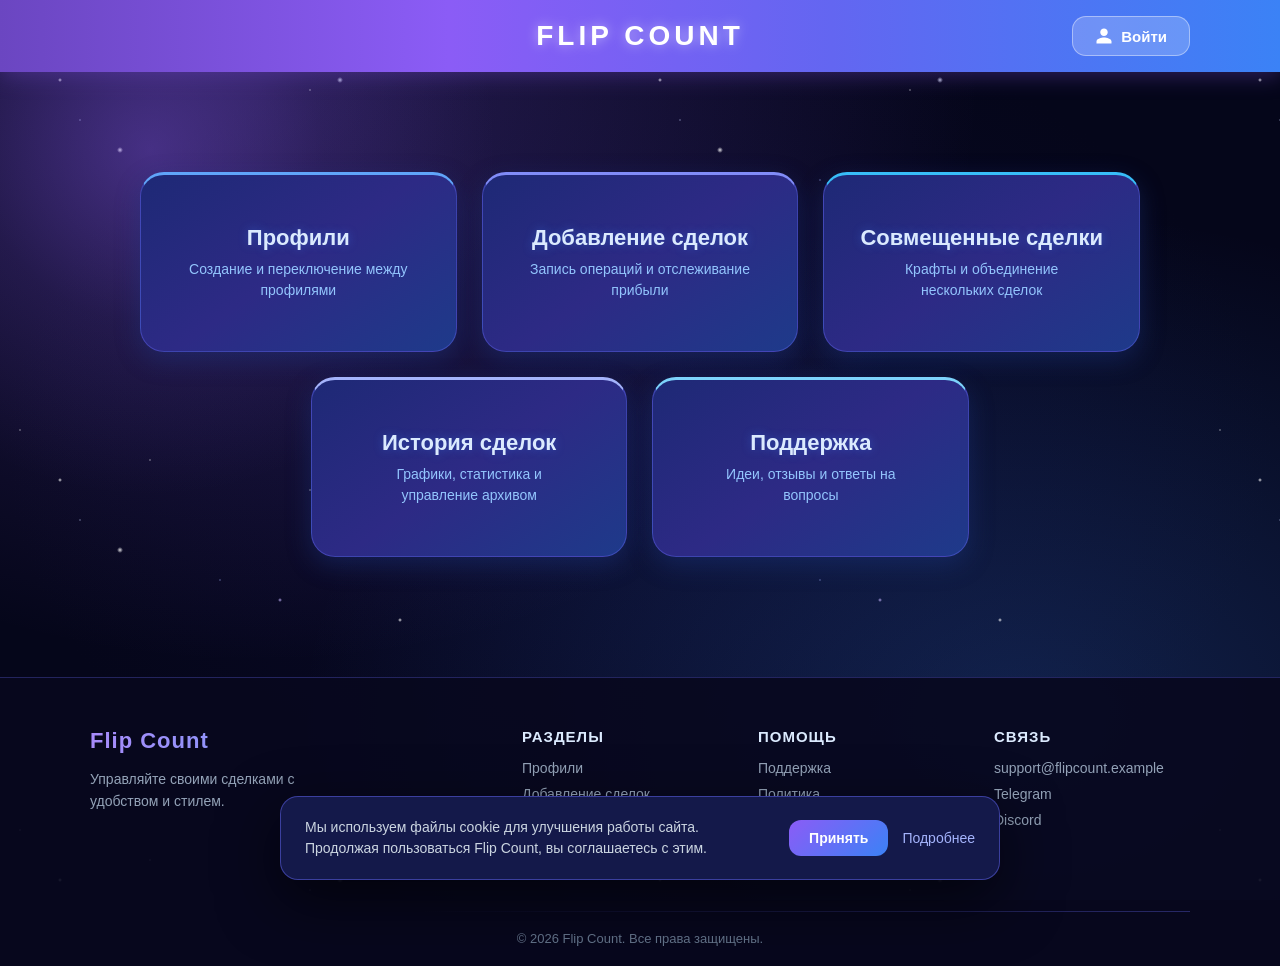
<file: Frontend/index.html>
<!DOCTYPE html>
<html lang="ru">
<head>
    <meta charset="UTF-8">
    <meta name="viewport" content="width=device-width, initial-scale=1.0">
    <title>Flip Count — Управление сделками и профилями</title>
    <meta name="description" content="Flip Count — удобный сервис для ведения профилей, добавления сделок, анализа совмещённых операций и полной истории торговли.">
    <meta name="theme-color" content="#6b46c1">
    <link rel="icon" type="image/svg+xml" href="data:image/svg+xml,%3Csvg xmlns='http://www.w3.org/2000/svg' viewBox='0 0 64 64'%3E%3Cdefs%3E%3ClinearGradient id='g' x1='0' y1='0' x2='1' y2='1'%3E%3Cstop offset='0' stop-color='%238b5cf6'/%3E%3Cstop offset='1' stop-color='%233b82f6'/%3E%3C/linearGradient%3E%3C/defs%3E%3Crect width='64' height='64' rx='14' fill='url(%23g)'/%3E%3Ctext x='32' y='44' font-family='Arial,sans-serif' font-size='34' font-weight='bold' fill='white' text-anchor='middle'%3EF%3C/text%3E%3C/svg%3E">
    <link rel="stylesheet" href="css/style.css">
</head>
<body>

    <div class="space-bg" aria-hidden="true"></div>

    <header class="navbar">
        <div class="navbar-inner">
            <a href="index.html" class="logo">Flip Count</a>
            <a href="login.html" class="login-btn">
                <svg class="login-icon" viewBox="0 0 24 24" fill="none" aria-hidden="true">
                    <path d="M12 12c2.7 0 5-2.3 5-5s-2.3-5-5-5-5 2.3-5 5 2.3 5 5 5zm0 2c-3.3 0-10 1.7-10 5v3h20v-3c0-3.3-6.7-5-10-5z" fill="currentColor"/>
                </svg>
                <span>Войти</span>
            </a>
        </div>
    </header>

    <main class="main-container">
        <div class="cards-grid">
            <a href="profile.html" class="card">
                <h2>Профили</h2>
                <p>Создание и переключение между профилями</p>
            </a>
            <a href="add-deal.html" class="card">
                <h2>Добавление сделок</h2>
                <p>Запись операций и отслеживание прибыли</p>
            </a>
            <a href="combined.html" class="card">
                <h2>Совмещенные сделки</h2>
                <p>Крафты и объединение нескольких сделок</p>
            </a>
            <a href="history.html" class="card">
                <h2>История сделок</h2>
                <p>Графики, статистика и управление архивом</p>
            </a>
            <a href="support.html" class="card">
                <h2>Поддержка</h2>
                <p>Идеи, отзывы и ответы на вопросы</p>
            </a>
        </div>
    </main>

    <footer class="footer">
        <div class="footer-inner">
            <div class="footer-col">
                <h3 class="footer-logo">Flip Count</h3>
                <p class="footer-desc">Управляйте своими сделками с удобством и стилем.</p>
            </div>
            <div class="footer-col">
                <h4>Разделы</h4>
                <ul>
                    <li><a href="profile.html">Профили</a></li>
                    <li><a href="add-deal.html">Добавление сделок</a></li>
                    <li><a href="combined.html">Совмещенные сделки</a></li>
                    <li><a href="history.html">История сделок</a></li>
                </ul>
            </div>
            <div class="footer-col">
                <h4>Помощь</h4>
                <ul>
                    <li><a href="support.html">Поддержка</a></li>
                    <li><a href="#">Политика конфиденциальности</a></li>
                    <li><a href="#">Условия использования</a></li>
                    <li><a href="#">Контакты</a></li>
                </ul>
            </div>
            <div class="footer-col">
                <h4>Связь</h4>
                <ul>
                    <li><a href="mailto:support@flipcount.example">support@flipcount.example</a></li>
                    <li><a href="#">Telegram</a></li>
                    <li><a href="#">Discord</a></li>
                </ul>
            </div>
        </div>
        <div class="footer-bottom">
            <p>© <span id="year"></span> Flip Count. Все права защищены.</p>
        </div>
    </footer>

    <div class="cookie-banner" id="cookieBanner" role="dialog" aria-label="Уведомление об использовании cookie">
        <p>Мы используем файлы cookie для улучшения работы сайта. Продолжая пользоваться Flip Count, вы соглашаетесь с этим.</p>
        <div class="cookie-actions">
            <button class="cookie-accept" id="cookieAccept">Принять</button>
            <a class="cookie-more" href="#">Подробнее</a>
        </div>
    </div>

    <div class="toast-container" id="toastContainer" aria-live="polite"></div>

    <script src="js/auth.js"></script>
    <script src="js/api.js"></script>
    <script src="js/ui.js"></script>
</body>
</html>
</file>
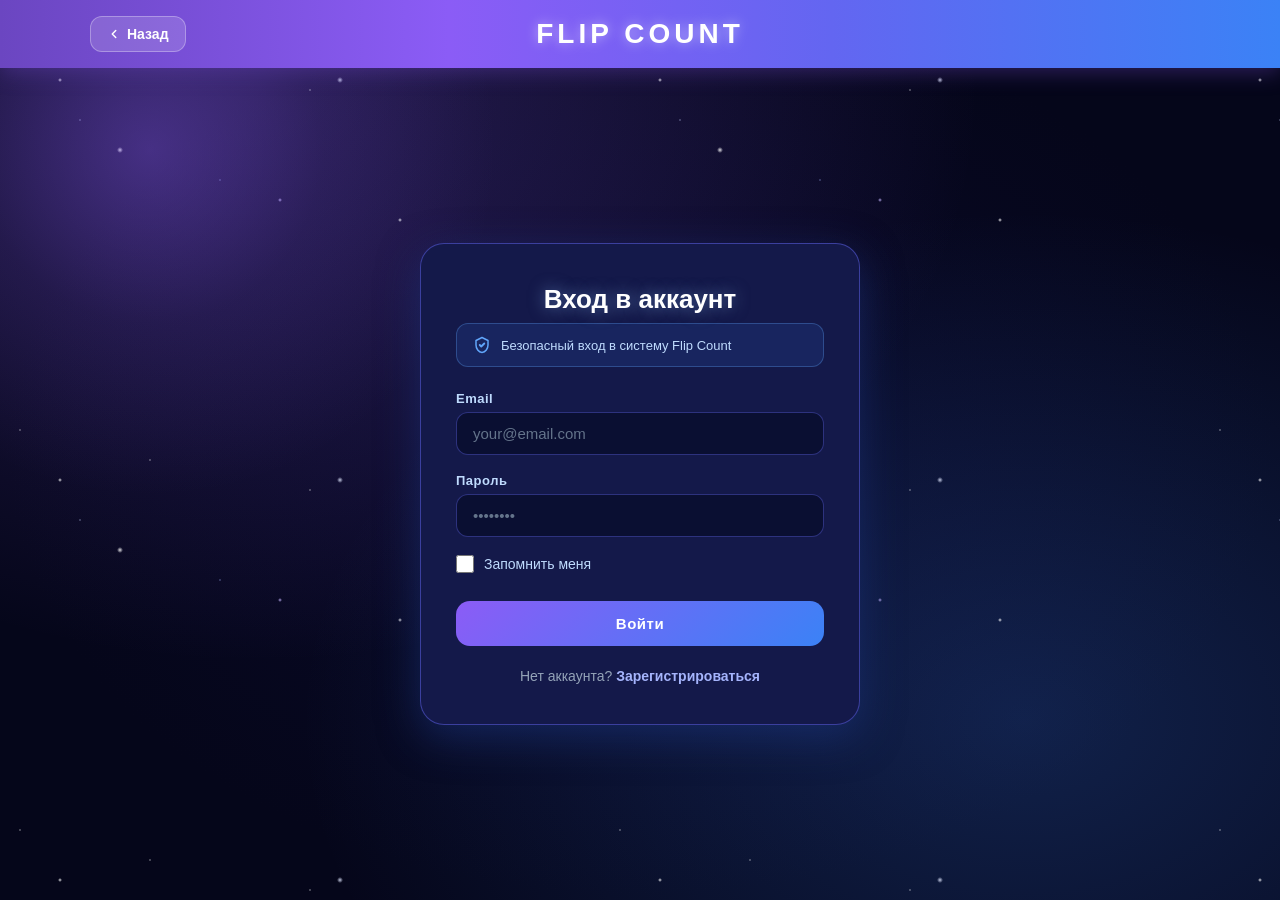
<file: Frontend/account.html>
<!DOCTYPE html>
<html lang="ru">
<head>
    <meta charset="UTF-8">
    <meta name="viewport" content="width=device-width, initial-scale=1.0">
    <title>Аккаунт — Flip Count</title>
    <link rel="icon" type="image/svg+xml" href="data:image/svg+xml,%3Csvg xmlns='http://www.w3.org/2000/svg' viewBox='0 0 64 64'%3E%3Cdefs%3E%3ClinearGradient id='g' x1='0' y1='0' x2='1' y2='1'%3E%3Cstop offset='0' stop-color='%238b5cf6'/%3E%3Cstop offset='1' stop-color='%233b82f6'/%3E%3C/linearGradient%3E%3C/defs%3E%3Crect width='64' height='64' rx='14' fill='url(%23g)'/%3E%3Ctext x='32' y='44' font-family='Arial,sans-serif' font-size='34' font-weight='bold' fill='white' text-anchor='middle'%3EF%3C/text%3E%3C/svg%3E">
    <link rel="stylesheet" href="css/style.css">
</head>
<body>

    <div class="space-bg" aria-hidden="true"></div>

    <header class="navbar">
        <div class="navbar-inner">
            <a href="index.html" class="back-btn">
                <svg width="14" height="14" viewBox="0 0 24 24" fill="none" aria-hidden="true">
                    <path d="M15 18l-6-6 6-6" stroke="currentColor" stroke-width="2.5" stroke-linecap="round" stroke-linejoin="round"/>
                </svg>
                <span>На главную</span>
            </a>
            <a href="index.html" class="logo">Flip Count</a>
            <a href="#" class="login-btn" id="logoutBtn">
                <svg class="login-icon" viewBox="0 0 24 24" fill="none" aria-hidden="true">
                    <path d="M17 16l4-4m0 0l-4-4m4 4H7m6 4v1a3 3 0 01-3 3H6a3 3 0 01-3-3V7a3 3 0 013-3h4a3 3 0 013 3v1" stroke="currentColor" stroke-width="2.2" stroke-linecap="round" stroke-linejoin="round"/>
                </svg>
                <span>Выйти</span>
            </a>
        </div>
    </header>

    <div class="account-layout">
        <aside class="account-sidebar">
            <h3>Аккаунт</h3>
            <ul class="account-menu" id="accountMenu">
                <li><a href="#" data-tab="data" class="active">Данные аккаунта</a></li>
                <li><a href="#" data-tab="settings">Настройки</a></li>
                <li><a href="#" data-tab="about">О программе</a></li>
            </ul>
        </aside>

        <section class="account-content">

            <div class="tab-panel" id="tab-data">
                <h2>Данные аккаунта</h2>
                <p class="section-desc">Основная информация о вашем профиле Flip Count</p>

                <div class="data-row">
                    <div>
                        <div class="data-label">Никнейм</div>
                        <div class="data-value" id="userNickname">Загрузка...</div>
                    </div>
                </div>

                <div class="data-row">
                    <div>
                        <div class="data-label">Email</div>
                        <div class="data-value email-hidden" id="userEmail">Загрузка...</div>
                    </div>
                </div>

                <div class="data-row">
                    <div>
                        <div class="data-label">Пароль</div>
                        <div class="data-value">••••••••••</div>
                    </div>
                </div>
            </div>

            <div class="tab-panel" id="tab-settings" style="display:none;">
                <h2>Настройки</h2>
                <p class="section-desc">Общие параметры работы сервиса</p>

                <div class="data-row">
                    <div>
                        <div class="data-label">Тема</div>
                        <div class="data-value">Тёмная (космос)</div>
                    </div>
                    <button class="change-btn">Изменить</button>
                </div>

                <div class="data-row">
                    <div>
                        <div class="data-label">Язык</div>
                        <div class="data-value">Русский</div>
                    </div>
                    <button class="change-btn">Изменить</button>
                </div>

                <div class="data-row">
                    <div>
                        <div class="data-label">Уведомления</div>
                        <div class="data-value">Включены</div>
                    </div>
                    <button class="change-btn">Изменить</button>
                </div>
            </div>

            <div class="tab-panel" id="tab-about" style="display:none;">
                <h2>О программе</h2>
                <p class="section-desc">Краткое описание проекта Flip Count</p>

                <div class="readme-content">
                    <h3>Что такое Flip Count</h3>
                    <p>Flip Count — это сервис для учёта и анализа торговых сделок. Позволяет вести несколько профилей, добавлять сделки, объединять их в крафты и следить за прибылью в реальном времени.</p>

                    <h3>Основные возможности</h3>
                    <ul>
                        <li>Создание нескольких профилей под разные стратегии</li>
                        <li>Добавление сделок с автоматическим подсчётом прибыли</li>
                        <li>Совмещённые сделки (крафты) с учётом доплат и процентов</li>
                        <li>История сделок с графиками и статистикой</li>
                        <li>Поддержка пользователей и обратная связь</li>
                    </ul>

                    <h3>Технологии</h3>
                    <p>Frontend: HTML, CSS, JavaScript. Backend: Java Spring Boot, PostgreSQL, JWT-авторизация.</p>

                    <h3>Версия</h3>
                    <p>Текущая версия: <code>1.0.0</code></p>
                </div>
            </div>
        </section>
    </div>

    <script src="js/auth.js"></script>
    <script src="js/api.js"></script>
    <script src="js/ui.js"></script>
    <script src="js/page-account.js"></script>
</body>
</html>
</file>
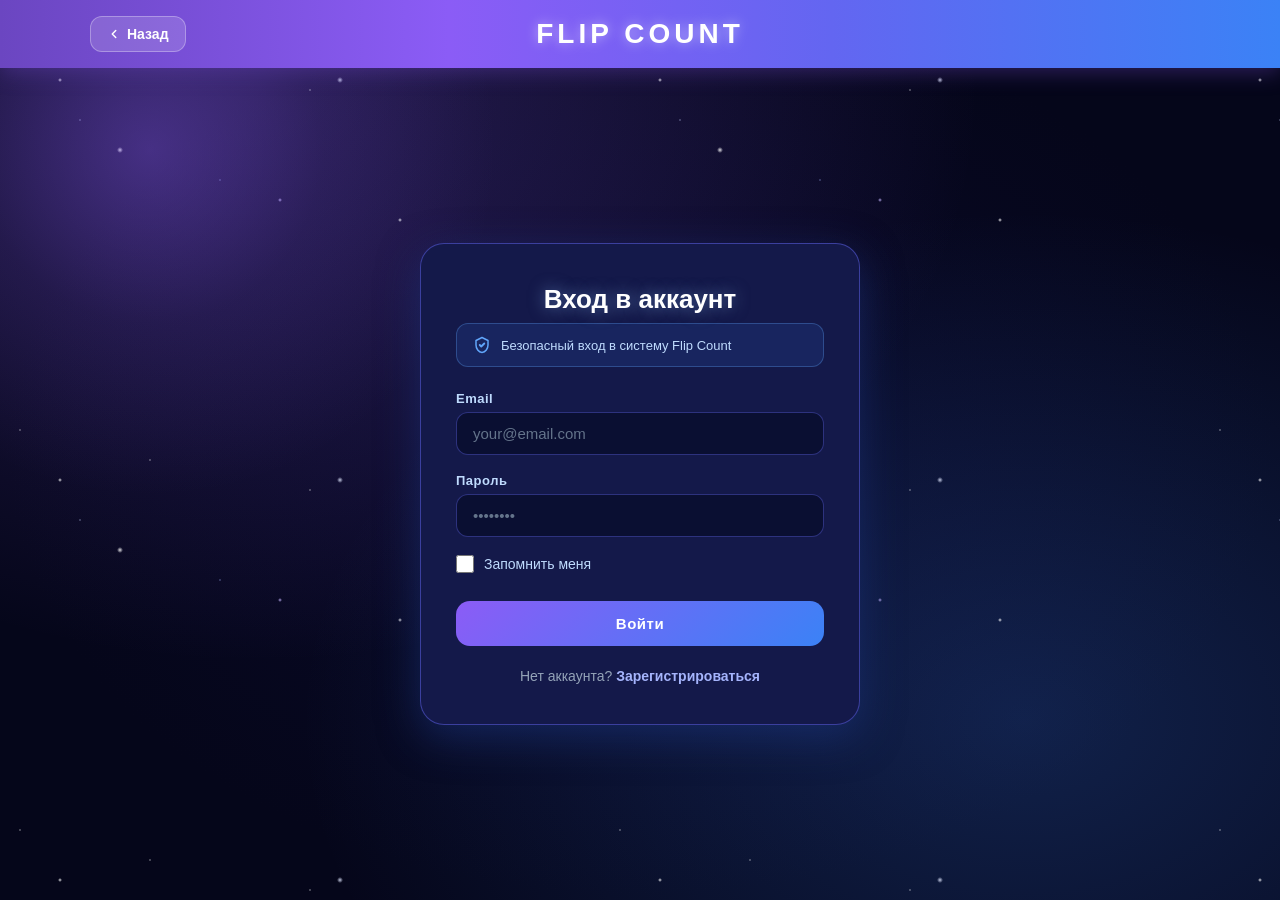
<file: Frontend/add-deal.html>
<!DOCTYPE html>
<html lang="ru">
<head>
    <meta charset="UTF-8">
    <meta name="viewport" content="width=device-width, initial-scale=1.0">
    <title>Добавление сделок — Flip Count</title>
    <link rel="icon" type="image/svg+xml" href="data:image/svg+xml,%3Csvg xmlns='http://www.w3.org/2000/svg' viewBox='0 0 64 64'%3E%3Cdefs%3E%3ClinearGradient id='g' x1='0' y1='0' x2='1' y2='1'%3E%3Cstop offset='0' stop-color='%238b5cf6'/%3E%3Cstop offset='1' stop-color='%233b82f6'/%3E%3C/linearGradient%3E%3C/defs%3E%3Crect width='64' height='64' rx='14' fill='url(%23g)'/%3E%3Ctext x='32' y='44' font-family='Arial,sans-serif' font-size='34' font-weight='bold' fill='white' text-anchor='middle'%3EF%3C/text%3E%3C/svg%3E">
    <link rel="stylesheet" href="css/style.css">
</head>
<body>

    <div class="space-bg" aria-hidden="true"></div>

    <header class="navbar">
        <div class="navbar-inner">
            <a href="index.html" class="back-btn">
                <svg width="14" height="14" viewBox="0 0 24 24" fill="none" aria-hidden="true">
                    <path d="M15 18l-6-6 6-6" stroke="currentColor" stroke-width="2.5" stroke-linecap="round" stroke-linejoin="round"/>
                </svg>
                <span>Назад</span>
            </a>
            <a href="index.html" class="logo">Flip Count</a>
        </div>
    </header>

    <div class="page-wrapper">
        <div class="page-header">
            <h1>Добавление сделок</h1>
            <p>Записывайте покупки и продажи — Flip Count отсчитывает прибыль в реальном времени</p>
        </div>

        <div class="panel">
            <h3>Формулы подсчёта прибыли</h3>
            <div class="formulas-row" id="formulasRow"></div>
        </div>

        <div class="panel">
            <h3>Добавление сделки</h3>
            <form id="dealForm">
                <div id="dynamicFields"></div>
                <div class="form-group multiplier-group" id="multiplierBlock" style="display: none;">
                    <label for="dealMultiplier">Количество крафтов за раз</label>
                    <input type="number"
                           id="dealMultiplier"
                           min="1"
                           max="10000000"
                           step="1"
                           value="1"
                           placeholder="Введите число от 1 до 10 000 000">
                    <small class="multiplier-hint">Сколько крафтов делается за раз</small>
                    <div class="multiplier-presets">
                        <button type="button" data-mult="1">×1</button>
                        <button type="button" data-mult="5">×5</button>
                        <button type="button" data-mult="10">×10</button>
                        <button type="button" data-mult="100">×100</button>
                        <button type="button" data-mult="1000">×1000</button>
                    </div>
                </div>
                <div class="profit-preview" id="profitPreview">
                    <span class="profit-label" id="profitLabel">Прибыль</span>
                    <span class="profit-value" id="profitValue">—</span>
                </div>

                <button type="submit" class="form-btn">Сохранить сделку</button>
            </form>
        </div>
    </div>

    <script src="js/auth.js"></script>
    <script src="js/api.js"></script>
    <script src="js/ui.js"></script>
    <script src="js/page-add-deal.js"></script>
</body>
</html>
</file>
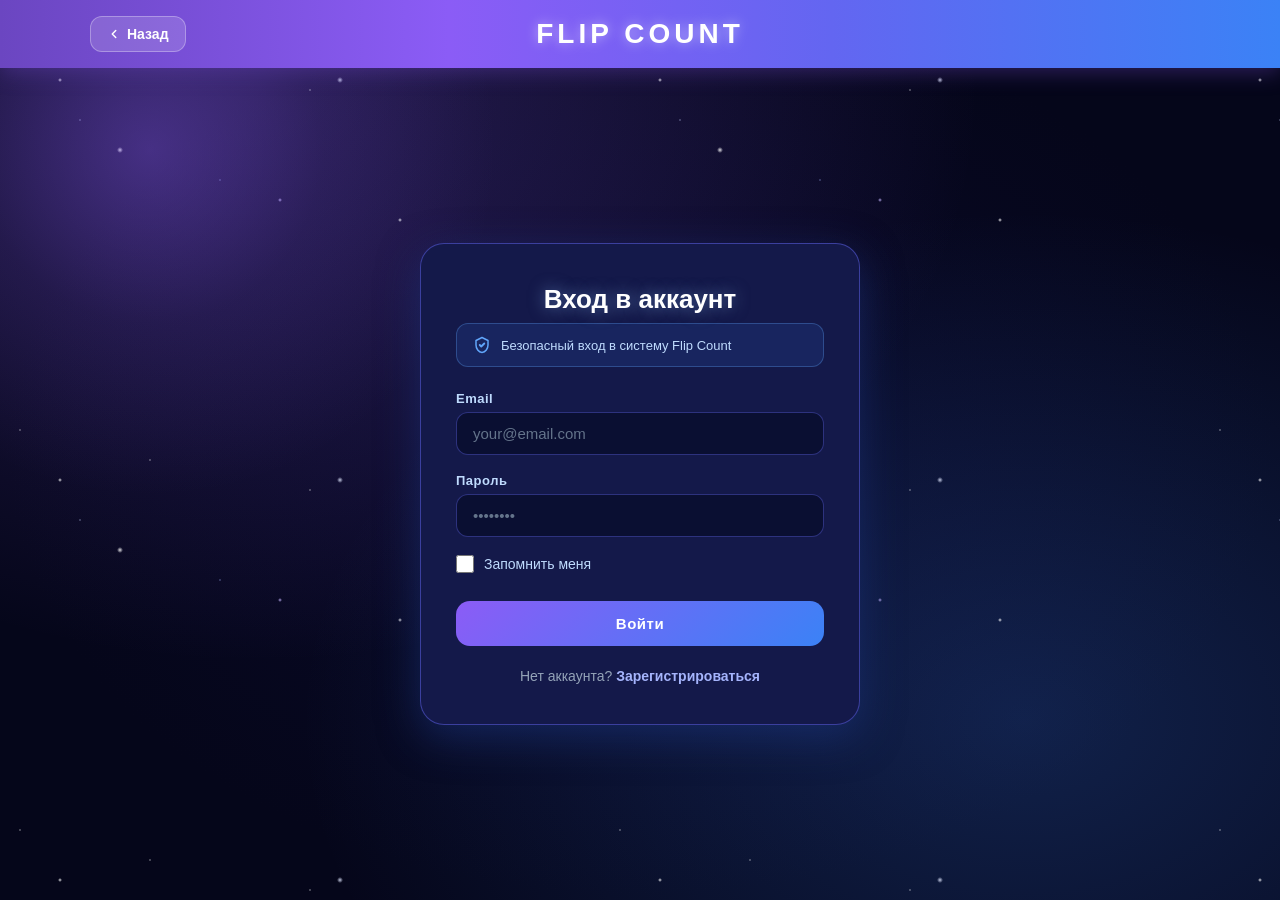
<file: Frontend/combined.html>
<!DOCTYPE html>
<html lang="ru">
<head>
    <meta charset="UTF-8">
    <meta name="viewport" content="width=device-width, initial-scale=1.0">
    <title>Совмещённые сделки — Flip Count</title>
    <link rel="icon" type="image/svg+xml" href="data:image/svg+xml,%3Csvg xmlns='http://www.w3.org/2000/svg' viewBox='0 0 64 64'%3E%3Cdefs%3E%3ClinearGradient id='g' x1='0' y1='0' x2='1' y2='1'%3E%3Cstop offset='0' stop-color='%238b5cf6'/%3E%3Cstop offset='1' stop-color='%233b82f6'/%3E%3C/linearGradient%3E%3C/defs%3E%3Crect width='64' height='64' rx='14' fill='url(%23g)'/%3E%3Ctext x='32' y='44' font-family='Arial,sans-serif' font-size='34' font-weight='bold' fill='white' text-anchor='middle'%3EF%3C/text%3E%3C/svg%3E">
    <link rel="stylesheet" href="css/style.css">
</head>
<body>
<div class="space-bg" aria-hidden="true"></div>

<header class="navbar">
    <div class="navbar-inner">
        <a href="index.html" class="back-btn">
            <svg width="14" height="14" viewBox="0 0 24 24" fill="none" aria-hidden="true">
                <path d="M15 18l-6-6 6-6" stroke="currentColor" stroke-width="2.5" stroke-linecap="round" stroke-linejoin="round"/>
            </svg>
            <span>Назад</span>
        </a>
        <a href="index.html" class="logo">Flip Count</a>
    </div>
</header>

<div class="page-wrapper" style="max-width: 1400px;">
    <div class="history-top-row">
        <div class="page-header">
            <h1>Совмещённые сделки</h1>
            <p>Создавайте крафты визуально — фигуры, стрелки, формула</p>
        </div>
        <button class="action-btn" id="saveCraftBtn">
            <svg width="16" height="16" viewBox="0 0 24 24" fill="none">
                <path d="M19 21H5a2 2 0 01-2-2V5a2 2 0 012-2h11l5 5v11a2 2 0 01-2 2z" stroke="currentColor" stroke-width="2"/>
                <path d="M17 21v-8H7v8M7 3v5h8" stroke="currentColor" stroke-width="2"/>
            </svg>
            Сохранить крафт
        </button>
    </div>

    <div style="position: relative;">
        <div class="craft-toolbar">
            <button class="craft-tool-btn active" id="modeCursor" data-mode="select">
                <svg width="14" height="14" viewBox="0 0 24 24" fill="none">
                    <path d="M3 3l7.07 16.97 2.51-7.39 7.39-2.51L3 3z" stroke="currentColor" stroke-width="2" stroke-linejoin="round"/>
                </svg>
                Курсор
            </button>
            <button class="craft-tool-btn" id="addRectBtn" data-shape="rect">
                <svg width="14" height="14" viewBox="0 0 24 24" fill="none">
                    <rect x="4" y="6" width="16" height="12" rx="2" stroke="currentColor" stroke-width="2"/>
                </svg>
                Прямоугольник
            </button>
            <button class="craft-tool-btn" id="addCircleBtn" data-shape="circle">
                <svg width="14" height="14" viewBox="0 0 24 24" fill="none">
                    <circle cx="12" cy="12" r="8" stroke="currentColor" stroke-width="2"/>
                </svg>
                Круг
            </button>
            <button class="craft-tool-btn" id="addDiamondBtn" data-shape="diamond">
                <svg width="14" height="14" viewBox="0 0 24 24" fill="none">
                    <path d="M12 3l9 9-9 9-9-9z" stroke="currentColor" stroke-width="2"/>
                </svg>
                Ромб (Продажа)
            </button>
            <button class="craft-tool-btn" id="linkModeBtn" data-mode="link">
                <svg width="14" height="14" viewBox="0 0 24 24" fill="none">
                    <path d="M10 13a5 5 0 007.54.54l3-3a5 5 0 00-7.07-7.07L11.75 5.2" stroke="currentColor" stroke-width="2" stroke-linecap="round"/>
                    <path d="M14 11a5 5 0 00-7.54-.54l-3 3a5 5 0 007.07 7.07l1.71-1.71" stroke="currentColor" stroke-width="2" stroke-linecap="round"/>
                </svg>
                Связать
            </button>
        </div>

        <div class="craft-editor" id="craftEditor">
            <svg id="craftSvg">
                <defs>
                    <marker id="arrowhead" markerWidth="10" markerHeight="7" refX="9" refY="3.5" orient="auto">
                        <polygon points="0 0, 10 3.5, 0 7" fill="#8B5CF6"/>
                    </marker>
                </defs>
                <g id="viewport">
                    <g id="edgesLayer"></g>
                    <g id="nodesLayer"></g>
                </g>
            </svg>

            <div class="craft-hint">
                <span id="hintText">Тащите фигуры мышью. Кликните по пустому полю, чтобы снять выделение</span>
            </div>

            <div class="craft-zoom-controls">
                <button class="craft-zoom-btn" id="zoomInCraft">+</button>
                <span class="craft-zoom-level" id="zoomLevelCraft">100%</span>
                <button class="craft-zoom-btn" id="zoomOutCraft">−</button>
            </div>

            <!-- ПАНЕЛЬ СВОЙСТВ -->
            <div class="craft-props" id="propsPanel" style="display:none;">
                <h4>Фигура</h4>
                <label>Название</label>
                <input type="text" id="propLabel" placeholder="Например: Технический спирт">

                <div id="priceGroup">
                    <label>Цена покупки (за 1 шт)</label>
                    <input type="number" id="propPrice" placeholder="0.00" step="0.01">
                    <small style="color:#94A3B8;font-size:11px;">Необязательно</small>
                </div>

                <!-- 🆕 Добавили id="outputGroup" для скрытия -->
                <div id="outputGroup">
                    <label>Выход за 1 крафт</label>
                    <input type="number" id="propOutput" placeholder="1" min="1" step="1" value="1">
                    <small style="display:block; color:#94A3B8; font-size:11px; margin-bottom:10px;">
                        Сколько единиц производится за один крафт
                    </small>
                </div>

                <!-- Блок для точки продажи -->
                <div id="salePointBlock" style="display:none; margin-top:15px; padding-top:15px; border-top:1px solid rgba(99, 102, 241, 0.3);">
                    <label style="color: #34D399; font-weight: bold;">Цена продажи (за 1 лот)</label>
                    <input type="number" id="propSalePrice" placeholder="0.00" step="0.01" style="border-color: #34D399;">
                    <small style="color:#94A3B8;font-size:11px; display:block; margin-top:4px;">Общая цена за всю партию</small>
                </div>

                <button class="btn-delete" id="deleteNodeBtn" style="margin-top:20px;">Удалить фигуру</button>
            </div>

            <div class="craft-props" id="edgePropsPanel" style="display:none;">
                <h4>Стрелка</h4>
                <label>Количество</label>
                <input type="number" id="propQuantity" placeholder="1" min="1" step="1" value="1">
                <button class="btn-delete" id="deleteEdgeBtn">Удалить стрелку</button>
            </div>
        </div>
    </div>

    <div class="craft-formula-box">
        <div class="formula-header">
            <span class="formula-label">Итоговая формула</span>
            <button class="formula-copy-btn" id="copyFormulaBtn" title="Скопировать">
                <svg width="14" height="14" viewBox="0 0 24 24" fill="none">
                    <rect x="9" y="9" width="13" height="13" rx="2" stroke="currentColor" stroke-width="2"/>
                    <path d="M5 15H4a2 2 0 01-2-2V4a2 2 0 012-2h9a2 2 0 012 2v1" stroke="currentColor" stroke-width="2"/>
                </svg>
            </button>
        </div>
        <div class="formula-body" id="formulaBody">
            <div class="formula-placeholder">Добавьте фигуры и связи, чтобы построить формулу</div>
        </div>
    </div>

    <div class="panel" style="margin-top: 20px;">
        <h3>Сохранённые крафты</h3>
        <div id="craftsList" class="profiles-empty">
            <h4>Пока нет крафтов</h4>
            <p>Создайте первый крафт в редакторе выше</p>
        </div>
    </div>
</div>

<div class="craft-modal" id="craftModal">
    <div class="craft-modal-overlay" onclick="closeCraftModal()"></div>
    <div class="craft-modal-content">
        <h3 id="craftModalTitle">Новый крафт</h3>
        <p class="craft-modal-desc">Введите название — оно появится в списке формул</p>
        <div class="form-group">
            <label for="craftNameInput">Название крафта</label>
            <input type="text" id="craftNameInput" placeholder="Крафт 1" maxlength="60" autocomplete="off" onkeydown="if(event.key==='Enter') confirmSaveCraft()">
        </div>
        <div class="craft-modal-actions">
            <button class="modal-btn modal-btn-secondary" onclick="closeCraftModal()">Отмена</button>
            <button class="modal-btn modal-btn-primary" onclick="confirmSaveCraft()">Сохранить</button>
        </div>
    </div>
</div>

<script src="js/auth.js"></script>
<script src="js/api.js"></script>
<script src="js/ui.js"></script>
<script src="js/page-combined.js"></script>
</body>
</html>
</file>
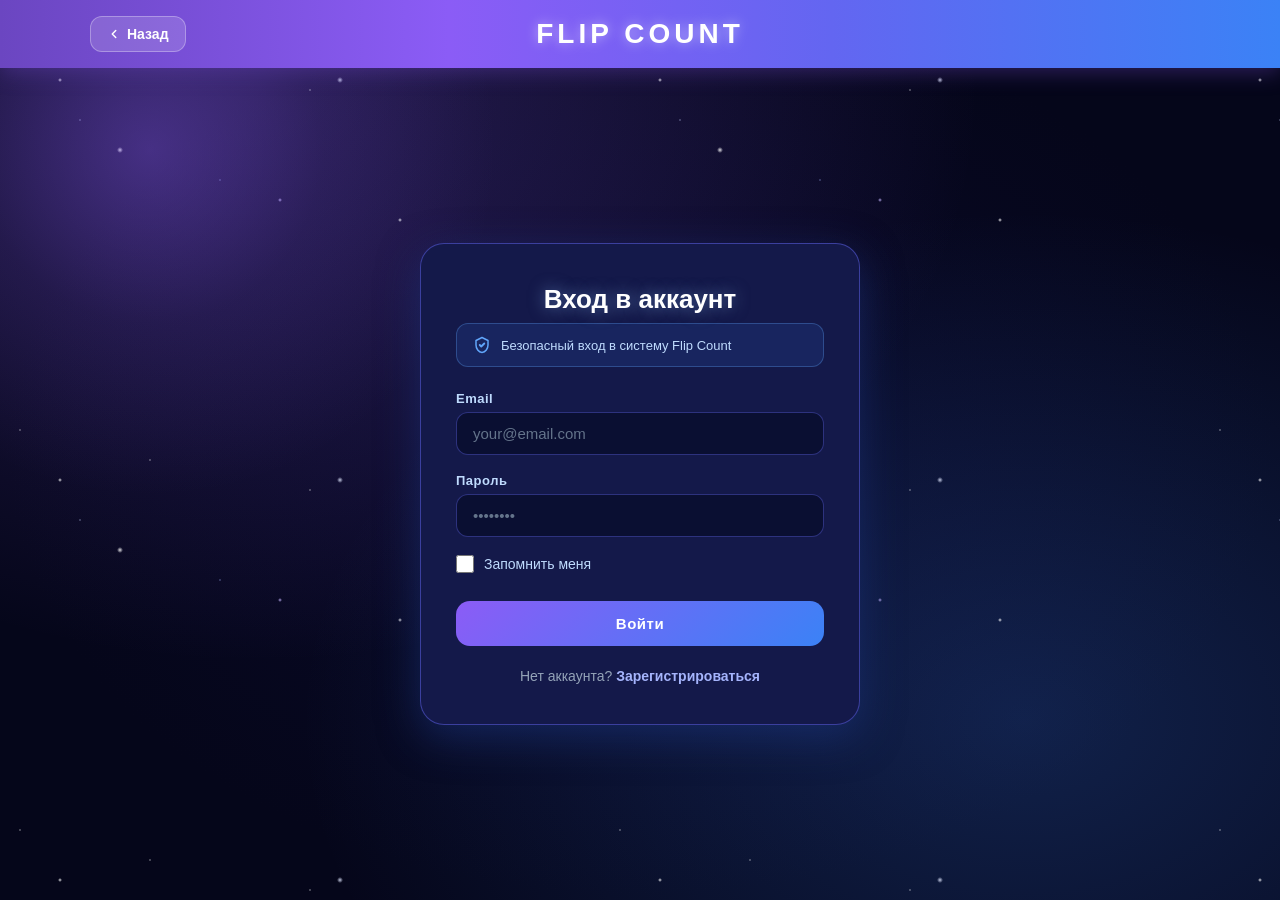
<file: Frontend/formula-settings.html>
<!DOCTYPE html>
<html lang="ru">
<head>
    <meta charset="UTF-8">
    <meta name="viewport" content="width=device-width, initial-scale=1.0">
    <title>Настройки формулы — Flip Count</title>
    <link rel="icon" type="image/svg+xml" href="data:image/svg+xml,%3Csvg xmlns='http://www.w3.org/2000/svg' viewBox='0 0 64 64'%3E%3Cdefs%3E%3ClinearGradient id='g' x1='0' y1='0' x2='1' y2='1'%3E%3Cstop offset='0' stop-color='%238b5cf6'/%3E%3Cstop offset='1' stop-color='%233b82f6'/%3E%3C/linearGradient%3E%3C/defs%3E%3Crect width='64' height='64' rx='14' fill='url(%23g)'/%3E%3Ctext x='32' y='44' font-family='Arial,sans-serif' font-size='34' font-weight='bold' fill='white' text-anchor='middle'%3EF%3C/text%3E%3C/svg%3E">
    <link rel="stylesheet" href="css/style.css">
</head>
<body>

    <div class="space-bg" aria-hidden="true"></div>

    <header class="navbar">
        <div class="navbar-inner">
            <a href="add-deal.html" class="back-btn">
                <svg width="14" height="14" viewBox="0 0 24 24" fill="none" aria-hidden="true">
                    <path d="M15 18l-6-6 6-6" stroke="currentColor" stroke-width="2.5" stroke-linecap="round" stroke-linejoin="round"/>
                </svg>
                <span>К сделкам</span>
            </a>
            <a href="index.html" class="logo">Flip Count</a>
        </div>
    </header>

    <div class="page-wrapper" style="max-width: 700px;">
        <div class="page-header">
            <h1>Настройки формулы</h1>
            <p>Задайте выражение и поля ввода для подсчёта прибыли</p>
        </div>

        <div class="panel">
            <h3>Формула</h3>

            <div class="form-group">
                <label for="formulaName">Название формулы</label>
                <input type="text" id="formulaName" placeholder="Например: Прибыль = Продажа − Покупка" maxlength="100">
            </div>

            <div class="form-group">
                <label for="formulaExpression">Выражение</label>
                <input type="text" id="formulaExpression" placeholder="Например: B - A - B*0.05">
                <p style="color: #94A3B8; font-size: 12px; margin-top: 6px;">
                    Используйте переменные (A, B, C...), операции + − × ÷, скобки.<br>
                    Пример: <code>B-A-B*0.1</code> - это прибыль.
                </p>
            </div>
        </div>

        <div class="panel">
            <h3>Поля ввода</h3>
            <p style="color: #94A3B8; font-size: 13px; margin-bottom: 16px;">
                Добавьте поля, которые будут отображаться при добавлении сделки
            </p>

            <div id="fieldsList"></div>

            <button type="button" class="action-btn secondary" id="addFieldBtn" style="margin-top: 14px;">
                <svg width="16" height="16" viewBox="0 0 24 24" fill="none">
                    <path d="M12 5v14M5 12h14" stroke="currentColor" stroke-width="2.5" stroke-linecap="round"/>
                </svg>
                Добавить поле
            </button>
        </div>

        <button class="form-btn" id="saveBtn">Сохранить формулу</button>
        <button class="form-btn" id="deleteBtn"
                style="background: linear-gradient(135deg, #EF4444, #DC2626); margin-top: 10px; display: none;">
            Удалить формулу
        </button>
    </div>

    <script src="js/auth.js"></script>
    <script src="js/api.js"></script>
    <script src="js/ui.js"></script>
    <script src="js/page-formula.js"></script>
</body>
</html>
</file>
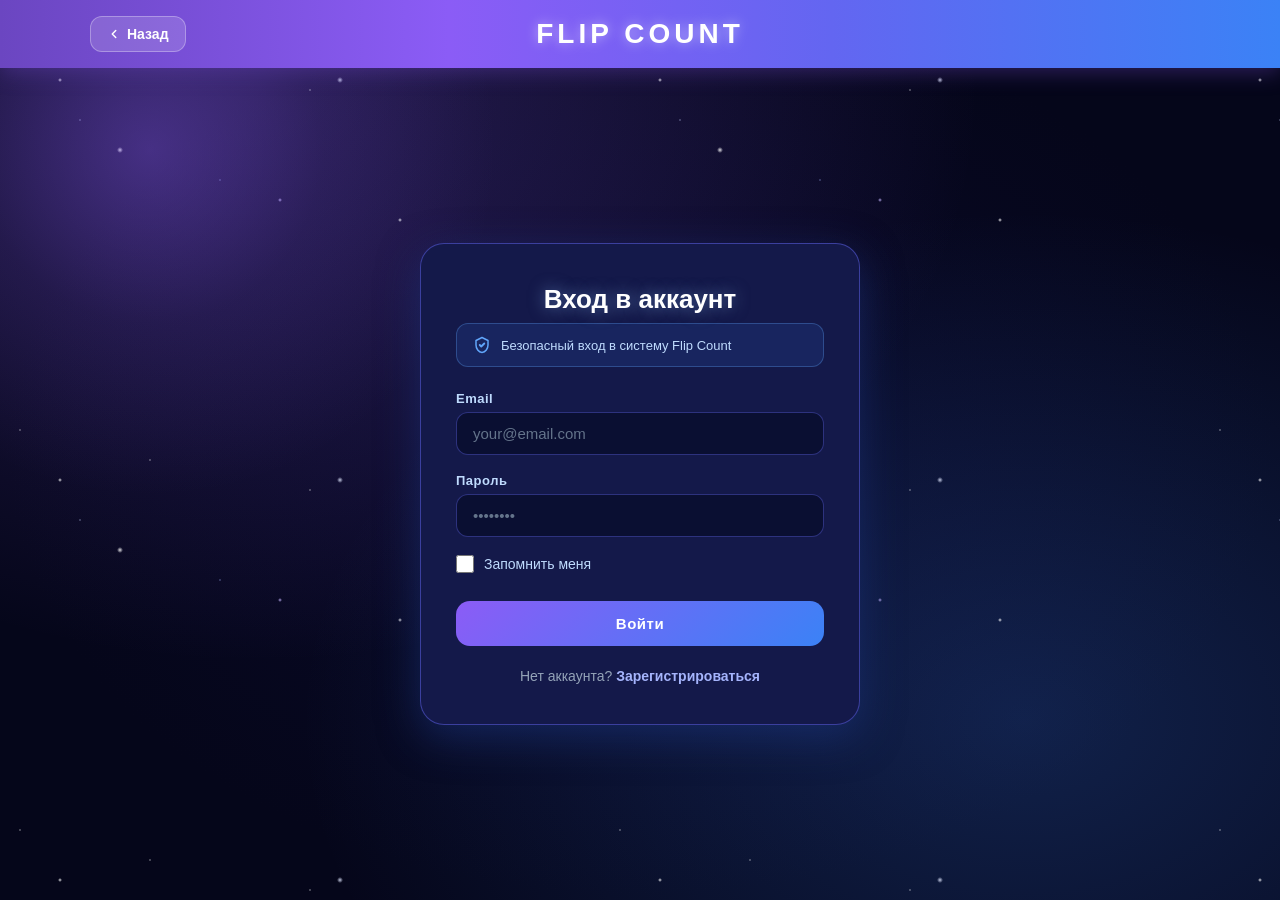
<file: Frontend/history.html>
<!DOCTYPE html>
<html lang="ru">
<head>
    <meta charset="UTF-8">
    <meta name="viewport" content="width=device-width, initial-scale=1.0">
    <title>История сделок — Flip Count</title>
    <link rel="icon" type="image/svg+xml" href="data:image/svg+xml,%3Csvg xmlns='http://www.w3.org/2000/svg' viewBox='0 0 64 64'%3E%3Cdefs%3E%3ClinearGradient id='g' x1='0' y1='0' x2='1' y2='1'%3E%3Cstop offset='0' stop-color='%238b5cf6'/%3E%3Cstop offset='1' stop-color='%233b82f6'/%3E%3C/linearGradient%3E%3C/defs%3E%3Crect width='64' height='64' rx='14' fill='url(%23g)'/%3E%3Ctext x='32' y='44' font-family='Arial,sans-serif' font-size='34' font-weight='bold' fill='white' text-anchor='middle'%3EF%3C/text%3E%3C/svg%3E">
    <link rel="stylesheet" href="css/style.css">
</head>
<body>

    <div class="space-bg" aria-hidden="true"></div>

    <header class="navbar">
        <div class="navbar-inner">
            <a href="index.html" class="back-btn">
                <svg width="14" height="14" viewBox="0 0 24 24" fill="none" aria-hidden="true">
                    <path d="M15 18l-6-6 6-6" stroke="currentColor" stroke-width="2.5" stroke-linecap="round" stroke-linejoin="round"/>
                </svg>
                <span>Назад</span>
            </a>
            <a href="index.html" class="logo">Flip Count</a>
        </div>
    </header>

    <div class="page-wrapper" style="max-width: 1400px;">
        <div class="history-top-row">
            <div class="page-header">
                <h1>История сделок</h1>
                <p>Просматривайте прибыль, выделяйте сделки и удаляйте ненужные</p>
            </div>

            <div class="history-tabs">
                <button class="history-tab active" data-view="chart">📈 График</button>
                <button class="history-tab" data-view="text">📄 Текст</button>
            </div>
        </div>

        <div class="history-panel" id="historyPanel">
            <div class="history-view" id="viewChart">
                <canvas id="dealsCanvas"></canvas>

                <div class="zoom-controls">
                    <button class="zoom-btn" id="zoomIn" title="Приблизить">+</button>
                    <span class="zoom-level" id="zoomLevel">100%</span>
                    <button class="zoom-btn" id="zoomOut" title="Отдалить">−</button>
                </div>
            </div>

            <div class="history-view" id="viewText" style="display:none;">
                <div class="deals-text" id="dealsText"></div>
            </div>

            <div class="empty-history" id="emptyHistory" style="display:none;">
                <h3>Пока нет сделок</h3>
                <p>Добавьте первую сделку, чтобы увидеть историю</p>
            </div>
        </div>

        <div class="history-footer">
            <div class="total-profit" id="totalProfit">
                <span class="total-label" id="totalLabel">Общая прибыль</span>
                <span class="total-value" id="totalValue">0.00 ₽</span>
            </div>

            <button class="action-btn delete-selected" id="deleteSelectedBtn" disabled>
                <svg width="16" height="16" viewBox="0 0 24 24" fill="none">
                    <path d="M3 6h18M8 6V4a2 2 0 012-2h4a2 2 0 012 2v2m3 0v14a2 2 0 01-2 2H7a2 2 0 01-2-2V6h14z"
                          stroke="currentColor" stroke-width="2" stroke-linecap="round"/>
                </svg>
                Удалить выделенные
            </button>
        </div>
    </div>

    <div class="confirm-modal" id="confirmModal">
        <div class="confirm-modal-overlay" onclick="closeConfirmModal()"></div>
        <div class="confirm-modal-content">
            <h3>Подтверждение удаления</h3>
            <p id="confirmText">Вы точно хотите удалить N сделок?</p>
            <div class="confirm-actions">
                <button class="modal-btn modal-btn-secondary" onclick="closeConfirmModal()">Отмена</button>
                <button class="modal-btn modal-btn-danger" onclick="confirmDelete()">Удалить</button>
            </div>
        </div>
    </div>

    <script src="js/auth.js"></script>
    <script src="js/api.js"></script>
    <script src="js/ui.js"></script>
    <script src="js/page-history.js"></script>
</body>
</html>
</file>
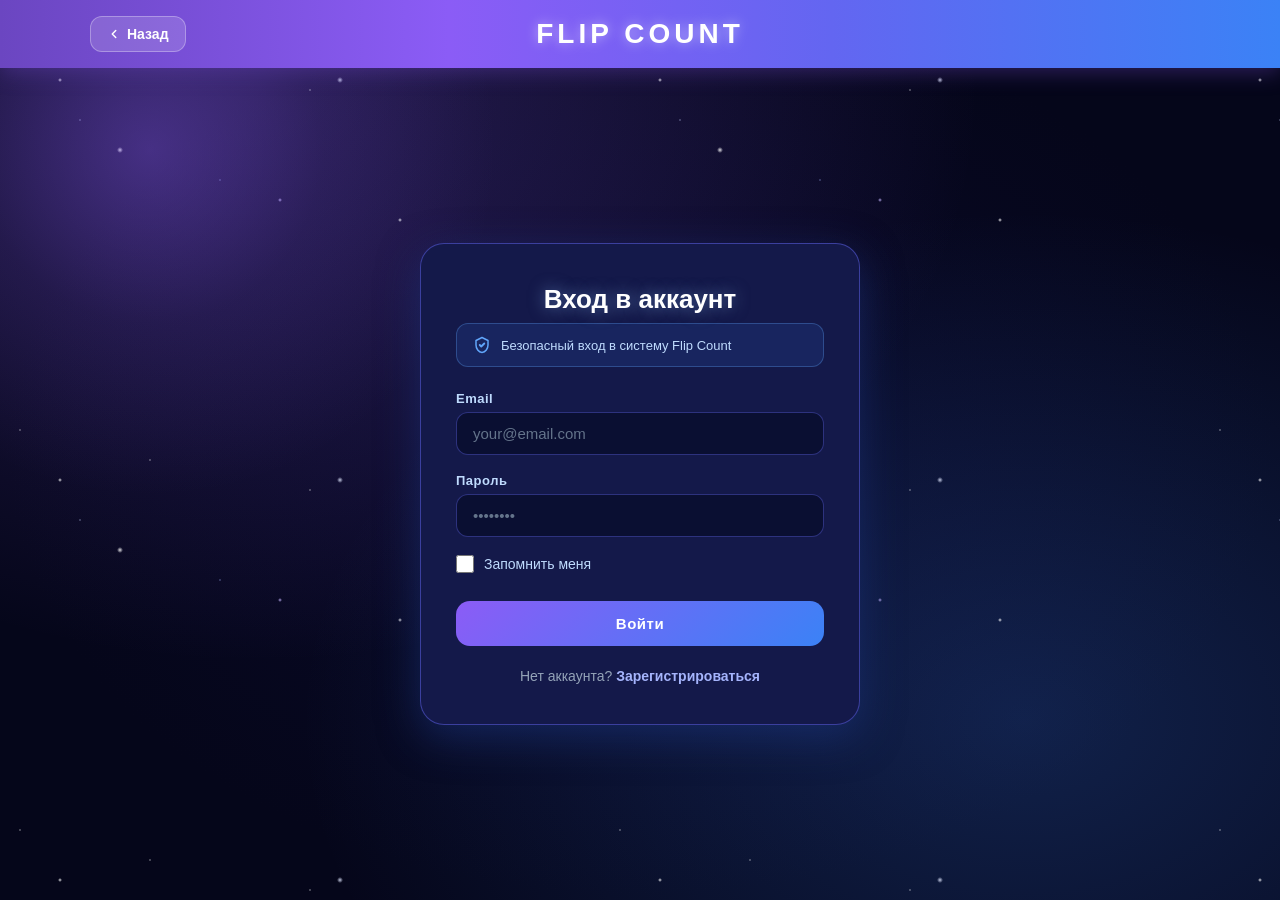
<file: Frontend/login.html>
<!DOCTYPE html>
<html lang="ru">
<head>
    <meta charset="UTF-8">
    <meta name="viewport" content="width=device-width, initial-scale=1.0">
    <title>Вход — Flip Count</title>
    <link rel="icon" type="image/svg+xml" href="data:image/svg+xml,%3Csvg xmlns='http://www.w3.org/2000/svg' viewBox='0 0 64 64'%3E%3Cdefs%3E%3ClinearGradient id='g' x1='0' y1='0' x2='1' y2='1'%3E%3Cstop offset='0' stop-color='%238b5cf6'/%3E%3Cstop offset='1' stop-color='%233b82f6'/%3E%3C/linearGradient%3E%3C/defs%3E%3Crect width='64' height='64' rx='14' fill='url(%23g)'/%3E%3Ctext x='32' y='44' font-family='Arial,sans-serif' font-size='34' font-weight='bold' fill='white' text-anchor='middle'%3EF%3C/text%3E%3C/svg%3E">
    <link rel="stylesheet" href="css/style.css">
</head>
<body>

    <div class="space-bg" aria-hidden="true"></div>

    <header class="navbar">
        <div class="navbar-inner">
            <a href="index.html" class="back-btn">
                <svg width="14" height="14" viewBox="0 0 24 24" fill="none" aria-hidden="true">
                    <path d="M15 18l-6-6 6-6" stroke="currentColor" stroke-width="2.5" stroke-linecap="round" stroke-linejoin="round"/>
                </svg>
                <span>Назад</span>
            </a>
            <a href="index.html" class="logo">Flip Count</a>
        </div>
    </header>

    <main class="form-container">
        <div class="form-card">
            <h2>Вход в аккаунт</h2>

            <div class="login-notice">
                <svg viewBox="0 0 24 24" fill="none" aria-hidden="true">
                    <path d="M12 2L4 6v6c0 5 3.4 9.7 8 10 4.6-.3 8-5 8-10V6l-8-4z" stroke="currentColor" stroke-width="2" stroke-linejoin="round"/>
                    <path d="M9 12l2 2 4-4" stroke="currentColor" stroke-width="2.5" stroke-linecap="round" stroke-linejoin="round"/>
                </svg>
                Безопасный вход в систему Flip Count
            </div>

            <form id="loginForm">
                <div class="form-group">
                    <label for="email">Email</label>
                    <input type="email" id="email" placeholder="your@email.com" required>
                </div>

                <div class="form-group">
                    <label for="password">Пароль</label>
                    <input type="password" id="password" placeholder="••••••••" required>
                </div>

                <div class="remember-row">
                    <label class="remember-label">
                        <input type="checkbox" id="rememberMe">
                        <span>Запомнить меня</span>
                    </label>
                </div>

                <button type="submit" class="form-btn">Войти</button>
            </form>

            <p class="form-switch">
                Нет аккаунта? <a href="register.html">Зарегистрироваться</a>
            </p>
        </div>
    </main>

    <script src="js/auth.js"></script>
    <script src="js/api.js"></script>
    <script src="js/ui.js"></script>
    <script>
        // Обработчик формы входа
        document.getElementById('loginForm').addEventListener('submit', async (e) => {
            e.preventDefault();
            const email = document.getElementById('email').value.trim();
            const password = document.getElementById('password').value;
            const remember = document.getElementById('rememberMe').checked;

            try {
                const res = await API.login(email, password);
                if (!res) return;

                saveAuth(res.token, res.nickname, res.email, remember);
                showToast('Добро пожаловать, ' + res.nickname + '!', 'success');
                setTimeout(() => window.location.href = 'account.html', 600);
            } catch (err) {
                showToast(err.message || 'Ошибка входа', 'info');
            }
        });
    </script>
</body>
</html>
</file>
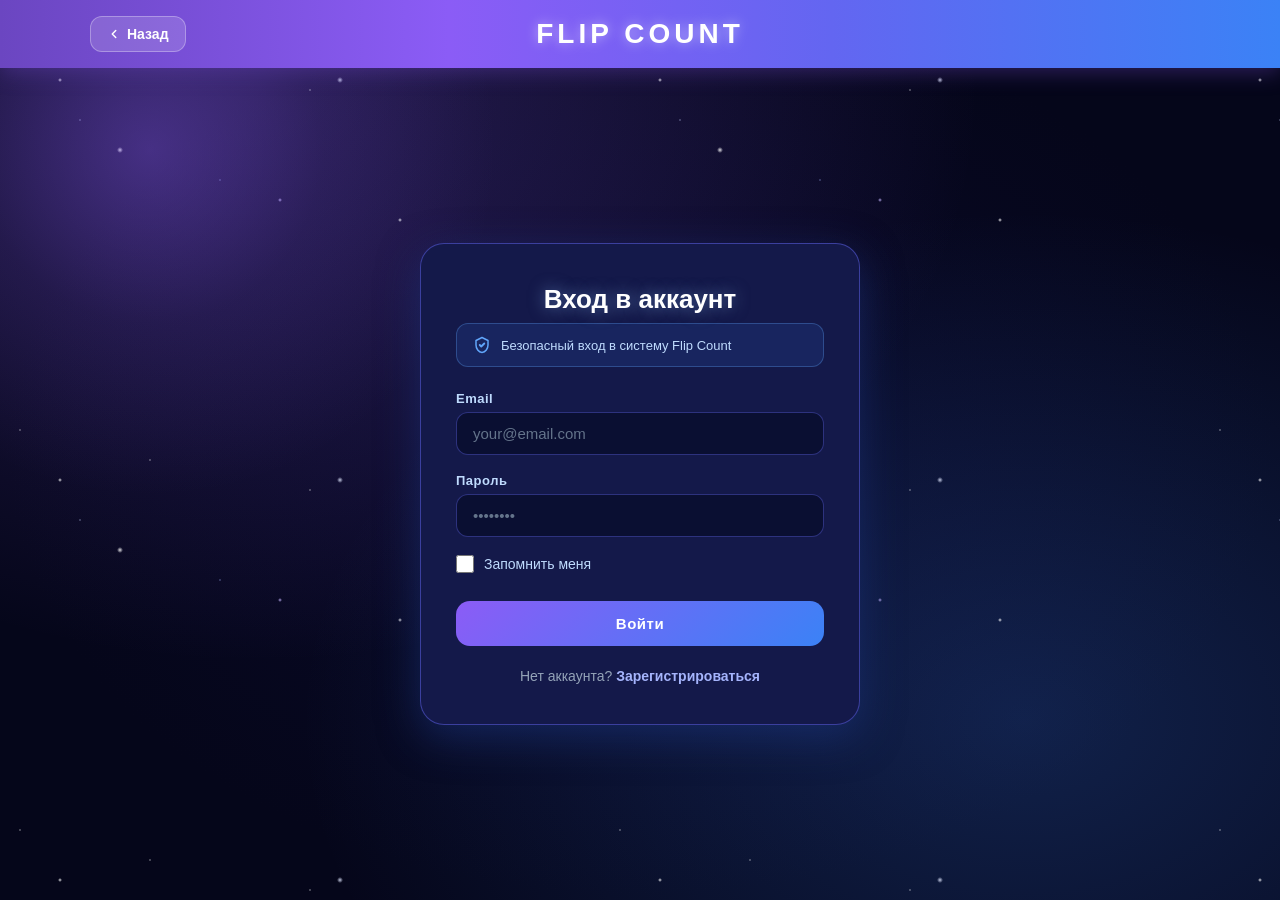
<file: Frontend/profile-settings.html>
<!DOCTYPE html>
<html lang="ru">
<head>
    <meta charset="UTF-8">
    <meta name="viewport" content="width=device-width, initial-scale=1.0">
    <title>Настройки профиля — Flip Count</title>
    <link rel="icon" type="image/svg+xml" href="data:image/svg+xml,%3Csvg xmlns='http://www.w3.org/2000/svg' viewBox='0 0 64 64'%3E%3Cdefs%3E%3ClinearGradient id='g' x1='0' y1='0' x2='1' y2='1'%3E%3Cstop offset='0' stop-color='%238b5cf6'/%3E%3Cstop offset='1' stop-color='%233b82f6'/%3E%3C/linearGradient%3E%3C/defs%3E%3Crect width='64' height='64' rx='14' fill='url(%23g)'/%3E%3Ctext x='32' y='44' font-family='Arial,sans-serif' font-size='34' font-weight='bold' fill='white' text-anchor='middle'%3EF%3C/text%3E%3C/svg%3E">
    <link rel="stylesheet" href="css/style.css">
</head>
<body>

    <div class="space-bg" aria-hidden="true"></div>

    <header class="navbar">
        <div class="navbar-inner">
            <a href="profile.html" class="back-btn">
                <svg width="14" height="14" viewBox="0 0 24 24" fill="none" aria-hidden="true">
                    <path d="M15 18l-6-6 6-6" stroke="currentColor" stroke-width="2.5" stroke-linecap="round" stroke-linejoin="round"/>
                </svg>
                <span>К профилям</span>
            </a>
            <a href="index.html" class="logo">Flip Count</a>
        </div>
    </header>

    <div class="page-wrapper" style="max-width: 600px;">
        <div class="page-header">
            <h1>Настройки профиля</h1>
            <p>Загрузите картинку и задайте название профиля</p>
        </div>

        <div class="panel">
            <h3>Внешний вид</h3>

            <div class="profile-settings-avatar" id="avatarBox">
                <div class="profile-letter" id="avatarLetter">?</div>
                <div class="upload-overlay">Нажмите, чтобы<br>загрузить картинку</div>
            </div>
            <input type="file" id="avatarInput" class="file-input-hidden" accept="image/jpeg,image/jpg,image/png">
            <p style="text-align: center; color: #94A3B8; font-size: 13px; margin-bottom: 24px;">
                JPG или PNG, до 5 МБ
            </p>

            <div class="form-group">
                <label for="profileName">Название профиля</label>
                <input type="text" id="profileName" placeholder="Название профиля" maxlength="40">
            </div>

            <button class="form-btn" id="saveBtn">Сохранить изменения</button>

            <button class="form-btn" id="deleteBtn"
                    style="background: linear-gradient(135deg, #EF4444, #DC2626); margin-top: 10px;">
                Удалить профиль
            </button>
        </div>
    </div>

    <script src="js/auth.js"></script>
    <script src="js/api.js"></script>
    <script src="js/ui.js"></script>
    <script src="js/page-profile-settings.js"></script>
</body>
</html>
</file>
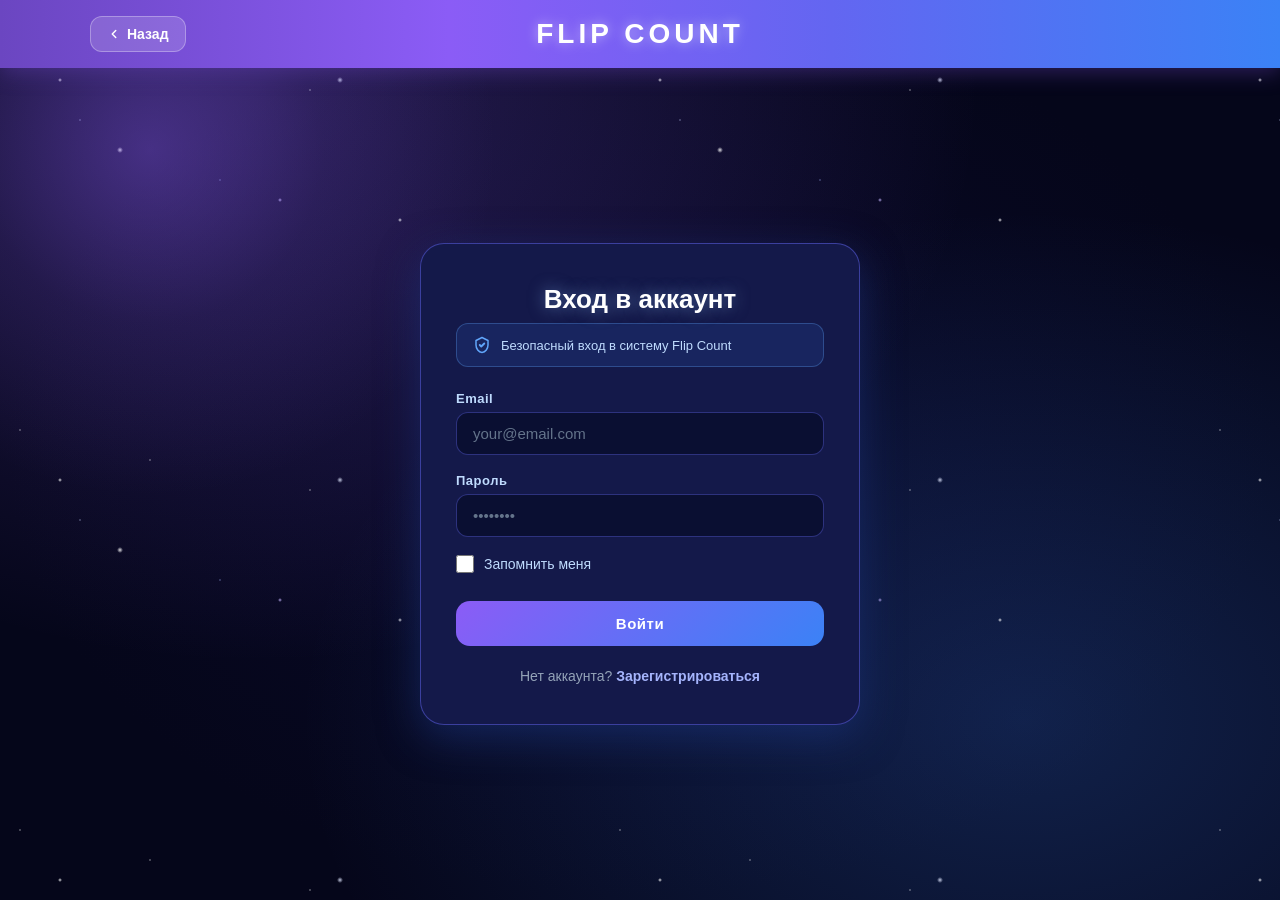
<file: Frontend/profile.html>
<!DOCTYPE html>
<html lang="ru">
<head>
    <meta charset="UTF-8">
    <meta name="viewport" content="width=device-width, initial-scale=1.0">
    <title>Профили — Flip Count</title>
    <link rel="icon" type="image/svg+xml" href="data:image/svg+xml,%3Csvg xmlns='http://www.w3.org/2000/svg' viewBox='0 0 64 64'%3E%3Cdefs%3E%3ClinearGradient id='g' x1='0' y1='0' x2='1' y2='1'%3E%3Cstop offset='0' stop-color='%238b5cf6'/%3E%3Cstop offset='1' stop-color='%233b82f6'/%3E%3C/linearGradient%3E%3C/defs%3E%3Crect width='64' height='64' rx='14' fill='url(%23g)'/%3E%3Ctext x='32' y='44' font-family='Arial,sans-serif' font-size='34' font-weight='bold' fill='white' text-anchor='middle'%3EF%3C/text%3E%3C/svg%3E">
    <link rel="stylesheet" href="css/style.css">
</head>
<body>

    <div class="space-bg" aria-hidden="true"></div>

    <header class="navbar">
        <div class="navbar-inner">
            <a href="index.html" class="back-btn">
                <svg width="14" height="14" viewBox="0 0 24 24" fill="none" aria-hidden="true">
                    <path d="M15 18l-6-6 6-6" stroke="currentColor" stroke-width="2.5" stroke-linecap="round" stroke-linejoin="round"/>
                </svg>
                <span>Назад</span>
            </a>
            <a href="index.html" class="logo">Flip Count</a>
        </div>
    </header>

    <div class="page-wrapper">
        <div class="page-header">
            <h1>Профили</h1>
            <p>Переключайтесь между профилями одним кликом. Двойной клик — открыть настройки профиля</p>
        </div>

        <div class="panel">
            <h3>Ваши профили</h3>
            <div class="profiles-row" id="profilesRow"></div>
        </div>
    </div>

    <script src="js/auth.js"></script>
    <script src="js/api.js"></script>
    <script src="js/ui.js"></script>
    <script src="js/page-profile.js"></script>
</body>
</html>
</file>
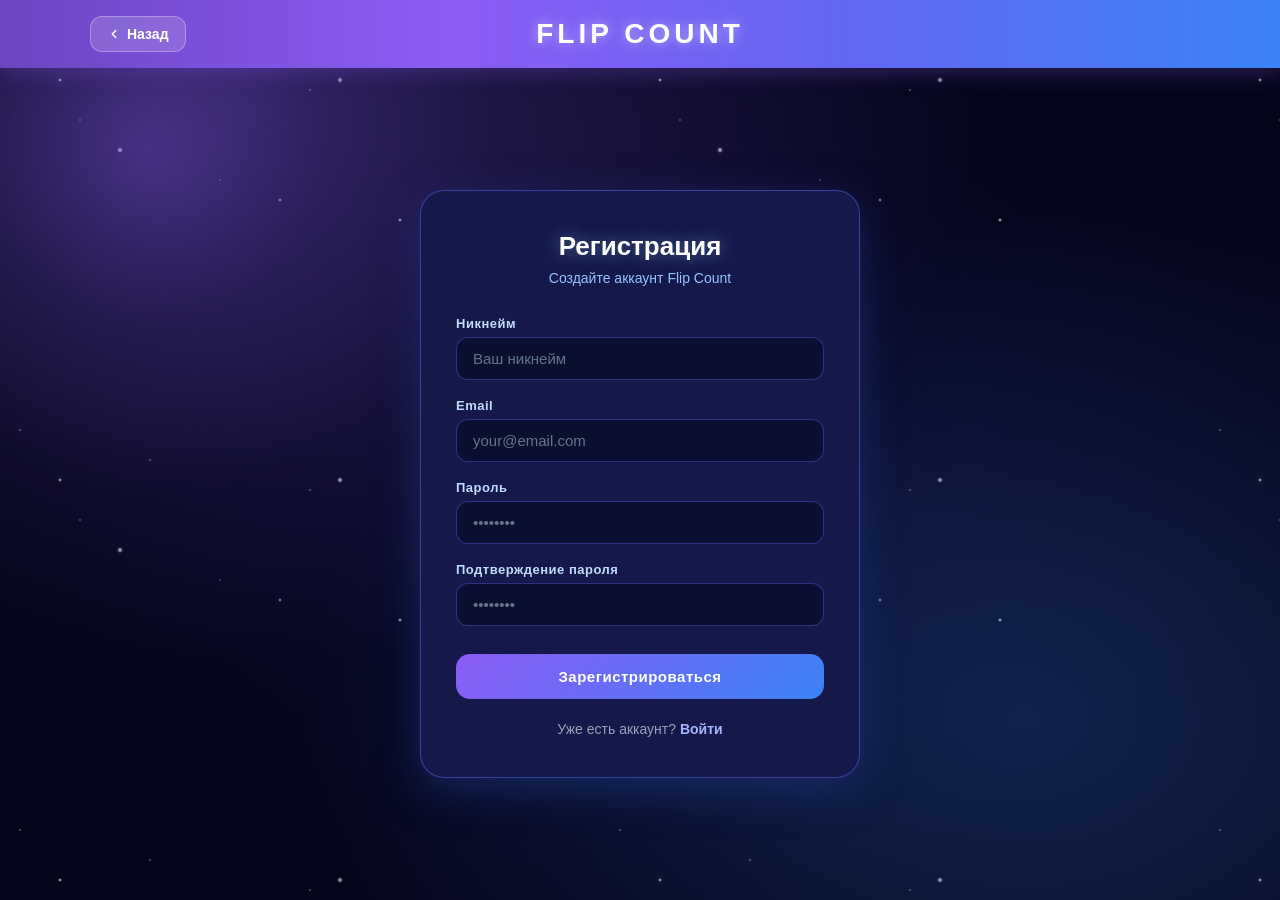
<file: Frontend/register.html>
<!DOCTYPE html>
<html lang="ru">
<head>
    <meta charset="UTF-8">
    <meta name="viewport" content="width=device-width, initial-scale=1.0">
    <title>Регистрация — Flip Count</title>
    <link rel="icon" type="image/svg+xml" href="data:image/svg+xml,%3Csvg xmlns='http://www.w3.org/2000/svg' viewBox='0 0 64 64'%3E%3Cdefs%3E%3ClinearGradient id='g' x1='0' y1='0' x2='1' y2='1'%3E%3Cstop offset='0' stop-color='%238b5cf6'/%3E%3Cstop offset='1' stop-color='%233b82f6'/%3E%3C/linearGradient%3E%3C/defs%3E%3Crect width='64' height='64' rx='14' fill='url(%23g)'/%3E%3Ctext x='32' y='44' font-family='Arial,sans-serif' font-size='34' font-weight='bold' fill='white' text-anchor='middle'%3EF%3C/text%3E%3C/svg%3E">
    <link rel="stylesheet" href="css/style.css">
</head>
<body>

    <div class="space-bg" aria-hidden="true"></div>

    <header class="navbar">
        <div class="navbar-inner">
            <a href="login.html" class="back-btn">
                <svg width="14" height="14" viewBox="0 0 24 24" fill="none" aria-hidden="true">
                    <path d="M15 18l-6-6 6-6" stroke="currentColor" stroke-width="2.5" stroke-linecap="round" stroke-linejoin="round"/>
                </svg>
                <span>Назад</span>
            </a>
            <a href="index.html" class="logo">Flip Count</a>
        </div>
    </header>

    <main class="form-container">
        <div class="form-card">
            <h2>Регистрация</h2>
            <p class="form-subtitle">Создайте аккаунт Flip Count</p>

            <form id="registerForm">
                <div class="form-group">
                    <label for="nickname">Никнейм</label>
                    <input type="text" id="nickname" placeholder="Ваш никнейм" required>
                </div>

                <div class="form-group">
                    <label for="email">Email</label>
                    <input type="email" id="email" placeholder="your@email.com" required>
                </div>

                <div class="form-group">
                    <label for="password">Пароль</label>
                    <input type="password" id="password" placeholder="••••••••" required>
                </div>

                <div class="form-group">
                    <label for="password2">Подтверждение пароля</label>
                    <input type="password" id="password2" placeholder="••••••••" required>
                </div>

                <button type="submit" class="form-btn">Зарегистрироваться</button>
            </form>

            <p class="form-switch">
                Уже есть аккаунт? <a href="login.html">Войти</a>
            </p>
        </div>
    </main>

    <script src="js/auth.js"></script>
    <script src="js/api.js"></script>
    <script src="js/ui.js"></script>
    <script>
        document.getElementById('registerForm').addEventListener('submit', async (e) => {
            e.preventDefault();
            const nickname = document.getElementById('nickname').value.trim();
            const email = document.getElementById('email').value.trim();
            const password = document.getElementById('password').value;
            const password2 = document.getElementById('password2').value;

            if (password !== password2) {
                showToast('Пароли не совпадают', 'info');
                return;
            }

            try {
                await API.register(nickname, email, password);
                showToast('Регистрация успешна!', 'success');
                setTimeout(() => window.location.href = 'login.html', 700);
            } catch (err) {
                showToast(err.message || 'Ошибка регистрации', 'info');
            }
        });
    </script>
</body>
</html>
</file>
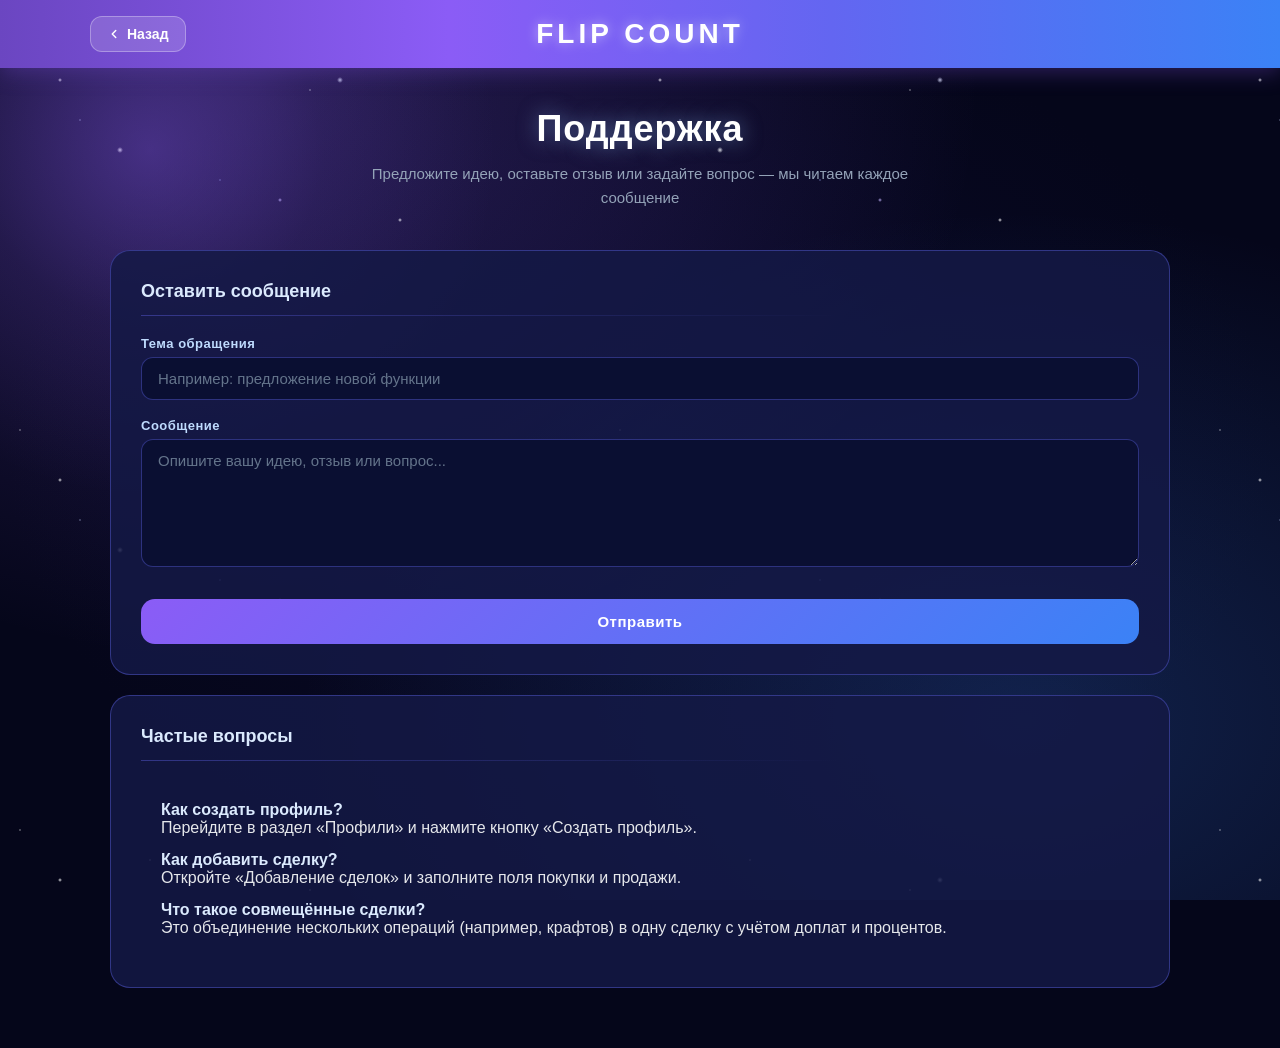
<file: Frontend/support.html>
<!DOCTYPE html>
<html lang="ru">
<head>
    <meta charset="UTF-8">
    <meta name="viewport" content="width=device-width, initial-scale=1.0">
    <title>Поддержка — Flip Count</title>
    <link rel="icon" type="image/svg+xml" href="data:image/svg+xml,%3Csvg xmlns='http://www.w3.org/2000/svg' viewBox='0 0 64 64'%3E%3Cdefs%3E%3ClinearGradient id='g' x1='0' y1='0' x2='1' y2='1'%3E%3Cstop offset='0' stop-color='%238b5cf6'/%3E%3Cstop offset='1' stop-color='%233b82f6'/%3E%3C/linearGradient%3E%3C/defs%3E%3Crect width='64' height='64' rx='14' fill='url(%23g)'/%3E%3Ctext x='32' y='44' font-family='Arial,sans-serif' font-size='34' font-weight='bold' fill='white' text-anchor='middle'%3EF%3C/text%3E%3C/svg%3E">
    <link rel="stylesheet" href="css/style.css">
</head>
<body>

    <div class="space-bg" aria-hidden="true"></div>

    <header class="navbar">
        <div class="navbar-inner">
            <a href="index.html" class="back-btn">
                <svg width="14" height="14" viewBox="0 0 24 24" fill="none" aria-hidden="true">
                    <path d="M15 18l-6-6 6-6" stroke="currentColor" stroke-width="2.5" stroke-linecap="round" stroke-linejoin="round"/>
                </svg>
                <span>Назад</span>
            </a>
            <a href="index.html" class="logo">Flip Count</a>
        </div>
    </header>

    <div class="page-wrapper">
        <div class="page-header">
            <h1>Поддержка</h1>
            <p>Предложите идею, оставьте отзыв или задайте вопрос — мы читаем каждое сообщение</p>
        </div>

        <div class="panel">
            <h3>Оставить сообщение</h3>
            <form id="supportForm">
                <div class="form-group">
                    <label for="topic">Тема обращения</label>
                    <input type="text" id="topic" placeholder="Например: предложение новой функции" required>
                </div>

                <div class="form-group">
                    <label for="message">Сообщение</label>
                    <textarea id="message" rows="6" placeholder="Опишите вашу идею, отзыв или вопрос..." required></textarea>
                </div>

                <button type="submit" class="form-btn">Отправить</button>
            </form>
        </div>

        <div class="panel">
            <h3>Частые вопросы</h3>
            <div class="placeholder-box" style="text-align: left; padding: 20px;">
                <p style="margin-bottom: 14px;"><strong style="color: #DBEAFE;">Как создать профиль?</strong><br>Перейдите в раздел «Профили» и нажмите кнопку «Создать профиль».</p>
                <p style="margin-bottom: 14px;"><strong style="color: #DBEAFE;">Как добавить сделку?</strong><br>Откройте «Добавление сделок» и заполните поля покупки и продажи.</p>
                <p><strong style="color: #DBEAFE;">Что такое совмещённые сделки?</strong><br>Это объединение нескольких операций (например, крафтов) в одну сделку с учётом доплат и процентов.</p>
            </div>
        </div>
    </div>

    <script src="js/auth.js"></script>
    <script src="js/api.js"></script>
    <script src="js/ui.js"></script>
    <script>
        // Обработчик формы поддержки
        document.getElementById('supportForm').addEventListener('submit', async (e) => {
            e.preventDefault();
            const topic = document.getElementById('topic').value.trim();
            const message = document.getElementById('message').value.trim();

            if (!topic || !message) {
                showToast('Заполните все поля', 'info');
                return;
            }

            try {
                await API.sendSupport(topic, message);
                showToast('Спасибо! Ваше сообщение отправлено.', 'success');
                e.target.reset();
            } catch (err) {
                showToast(err.message || 'Ошибка отправки', 'info');
            }
        });
    </script>
</body>
</html>
</file>
<file: Frontend/css/style.css>
/* ============================================
   ГЛАВНЫЙ CSS — подключает все остальные
   Порядок важен: базовые → компоненты → страницы
   ============================================ */
@import url('base.css');
@import url('layout.css');
@import url('components.css');
@import url('account.css');
@import url('profile.css');
@import url('formula.css');
@import url('history.css');
@import url('craft.css');
</file>
